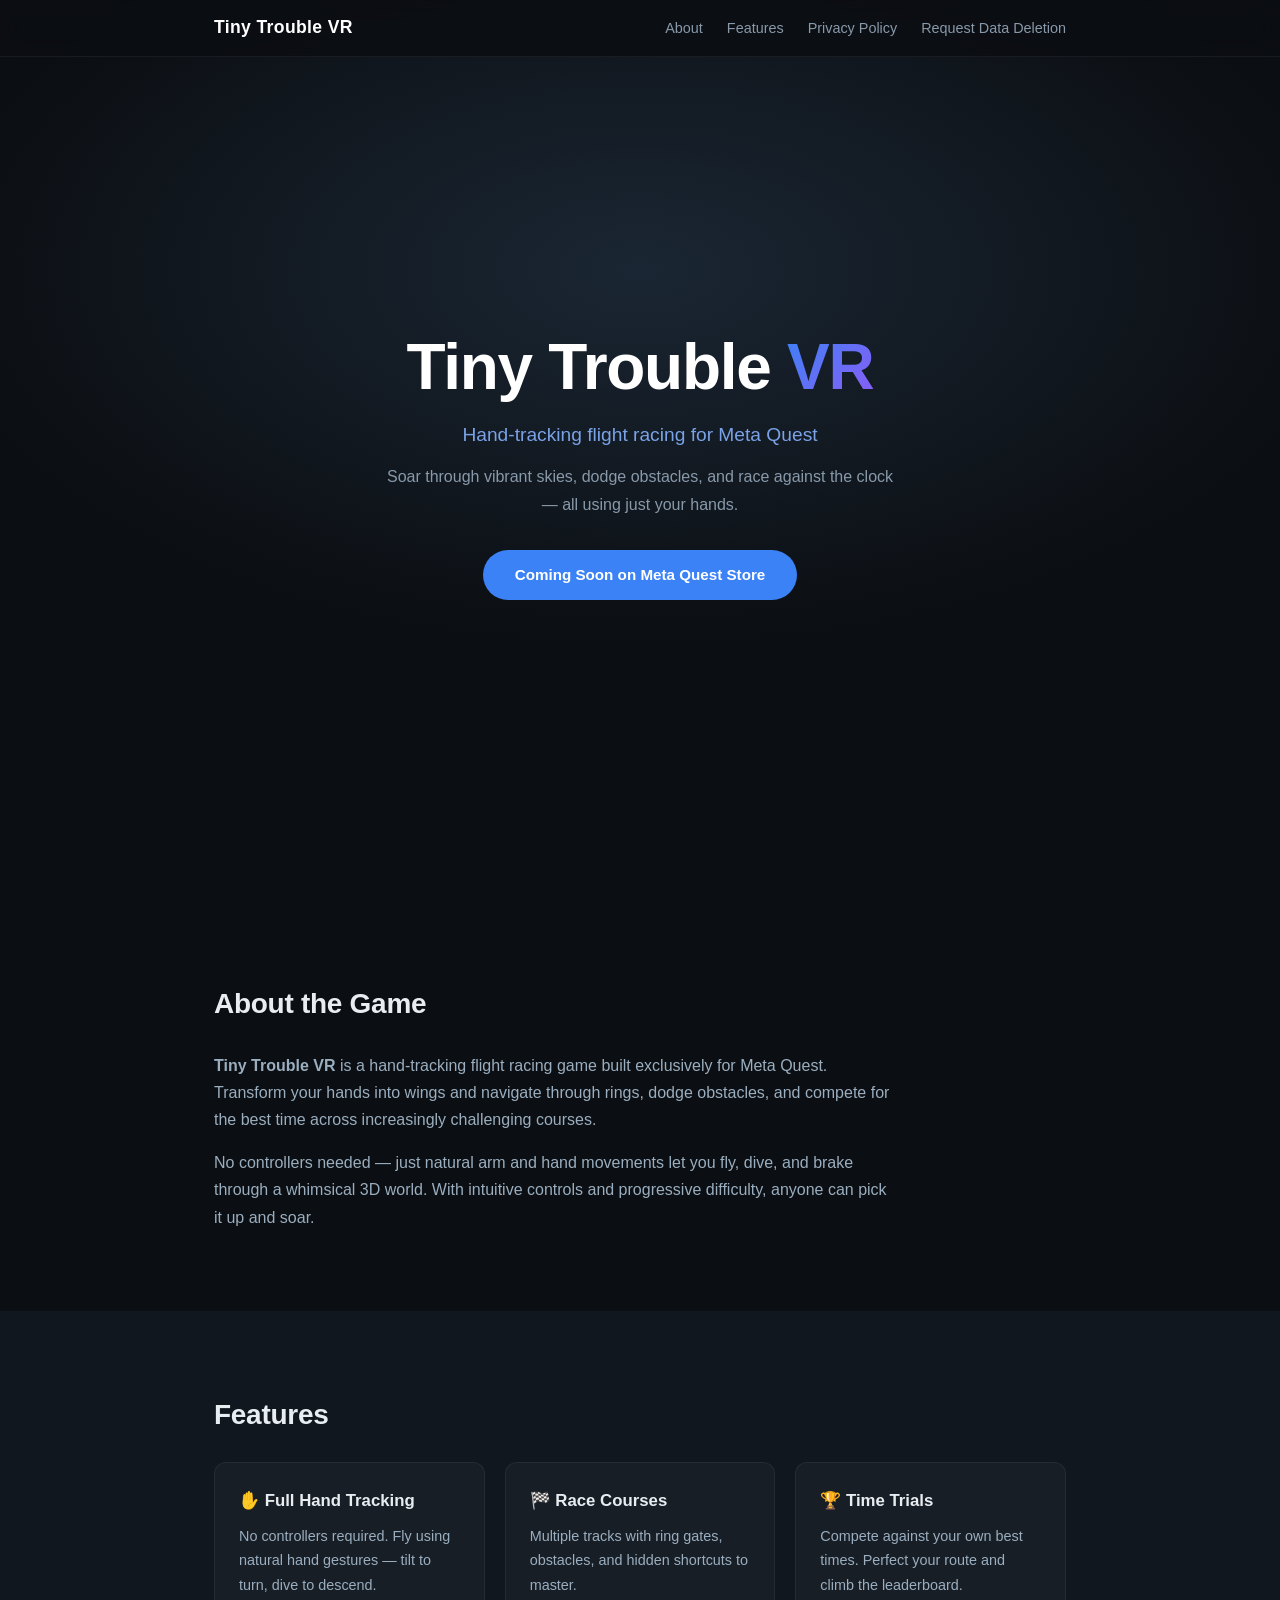
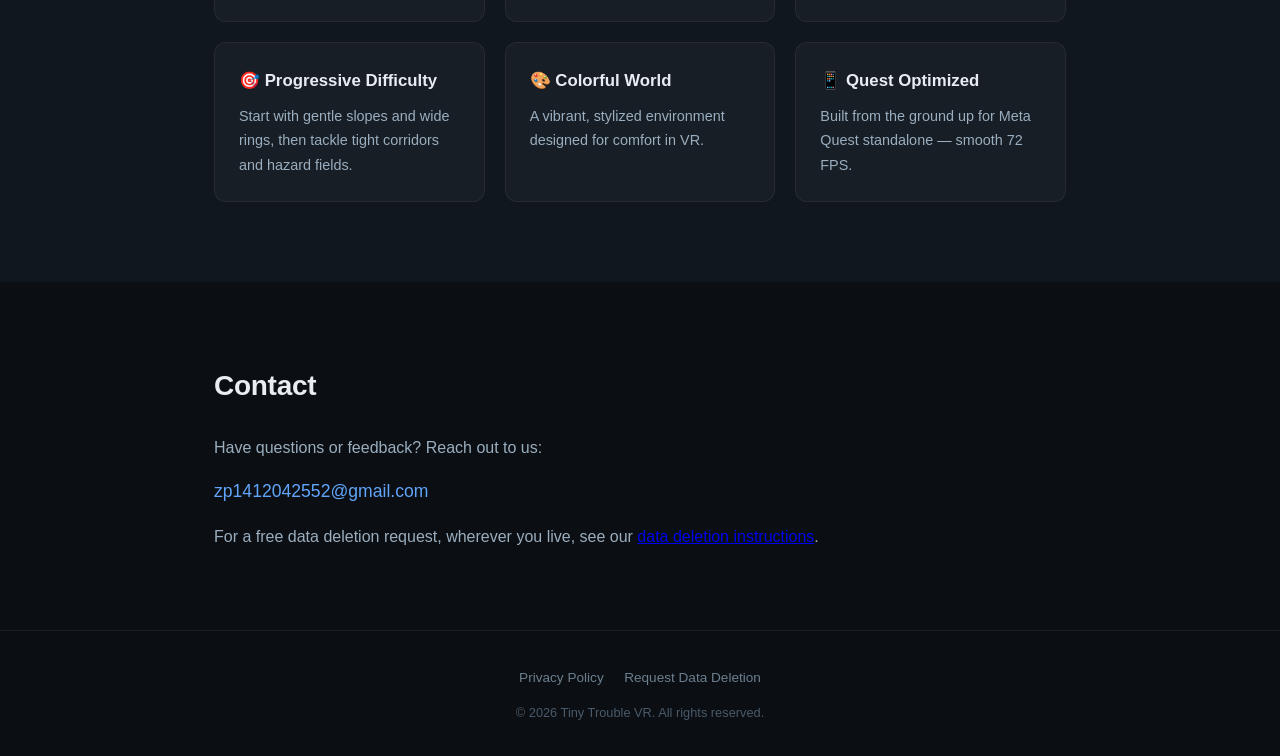
<file: index.html>
<!DOCTYPE html>
<html lang="en">
<head>
    <meta charset="UTF-8" />
    <meta name="viewport" content="width=device-width, initial-scale=1.0" />
    <title>Tiny Trouble VR — Hand-Tracking Flight Racing</title>
    <link rel="stylesheet" href="styles.css" />
</head>
<body>
    <nav class="navbar">
        <div class="container">
            <span class="logo">Tiny Trouble VR</span>
            <div class="nav-links">
                <a href="#about">About</a>
                <a href="#features">Features</a>
                <a href="privacy-policy.html">Privacy Policy</a>
                <a href="privacy-policy.html#data-deletion">Request Data Deletion</a>
            </div>
        </div>
    </nav>

    <header class="hero">
        <div class="container">
            <h1 class="hero-title">Tiny Trouble <span class="hero-title-accent">VR</span></h1>
            <p class="hero-subtitle">Hand-tracking flight racing for Meta Quest</p>
            <p class="hero-desc">
                Soar through vibrant skies, dodge obstacles, and race against the clock
                — all using just your hands.
            </p>
            <a href="#" class="btn btn-primary" onclick="return false;">Coming Soon on Meta Quest Store</a>
        </div>
    </header>

    <section id="about" class="section">
        <div class="container">
            <h2>About the Game</h2>
            <p>
                <strong>Tiny Trouble VR</strong> is a hand-tracking flight racing game
                built exclusively for Meta Quest. Transform your hands into wings and
                navigate through rings, dodge obstacles, and compete for the best time
                across increasingly challenging courses.
            </p>
            <p>
                No controllers needed — just natural arm and hand movements let you
                fly, dive, and brake through a whimsical 3D world. With intuitive
                controls and progressive difficulty, anyone can pick it up and soar.
            </p>
        </div>
    </section>

    <section id="features" class="section section-alt">
        <div class="container">
            <h2>Features</h2>
            <div class="features-grid">
                <div class="feature-card">
                    <h3>✋ Full Hand Tracking</h3>
                    <p>No controllers required. Fly using natural hand gestures — tilt to turn, dive to descend.</p>
                </div>
                <div class="feature-card">
                    <h3>🏁 Race Courses</h3>
                    <p>Multiple tracks with ring gates, obstacles, and hidden shortcuts to master.</p>
                </div>
                <div class="feature-card">
                    <h3>🏆 Time Trials</h3>
                    <p>Compete against your own best times. Perfect your route and climb the leaderboard.</p>
                </div>
                <div class="feature-card">
                    <h3>🎯 Progressive Difficulty</h3>
                    <p>Start with gentle slopes and wide rings, then tackle tight corridors and hazard fields.</p>
                </div>
                <div class="feature-card">
                    <h3>🎨 Colorful World</h3>
                    <p>A vibrant, stylized environment designed for comfort in VR.</p>
                </div>
                <div class="feature-card">
                    <h3>📱 Quest Optimized</h3>
                    <p>Built from the ground up for Meta Quest standalone — smooth 72 FPS.</p>
                </div>
            </div>
        </div>
    </section>

    <section id="contact" class="section">
        <div class="container">
            <h2>Contact</h2>
            <p>Have questions or feedback? Reach out to us:</p>
            <p><a href="mailto:zp1412042552@gmail.com" class="contact-link">zp1412042552@gmail.com</a></p>
            <p>For a free data deletion request, wherever you live, see our <a href="privacy-policy.html#data-deletion">data deletion instructions</a>.</p>
        </div>
    </section>

    <footer class="footer">
        <div class="container">
            <div class="footer-links">
                <a href="privacy-policy.html">Privacy Policy</a>
                <a href="privacy-policy.html#data-deletion">Request Data Deletion</a>
            </div>
            <p class="footer-copy">&copy; 2026 Tiny Trouble VR. All rights reserved.</p>
        </div>
    </footer>
</body>
</html>
</file>
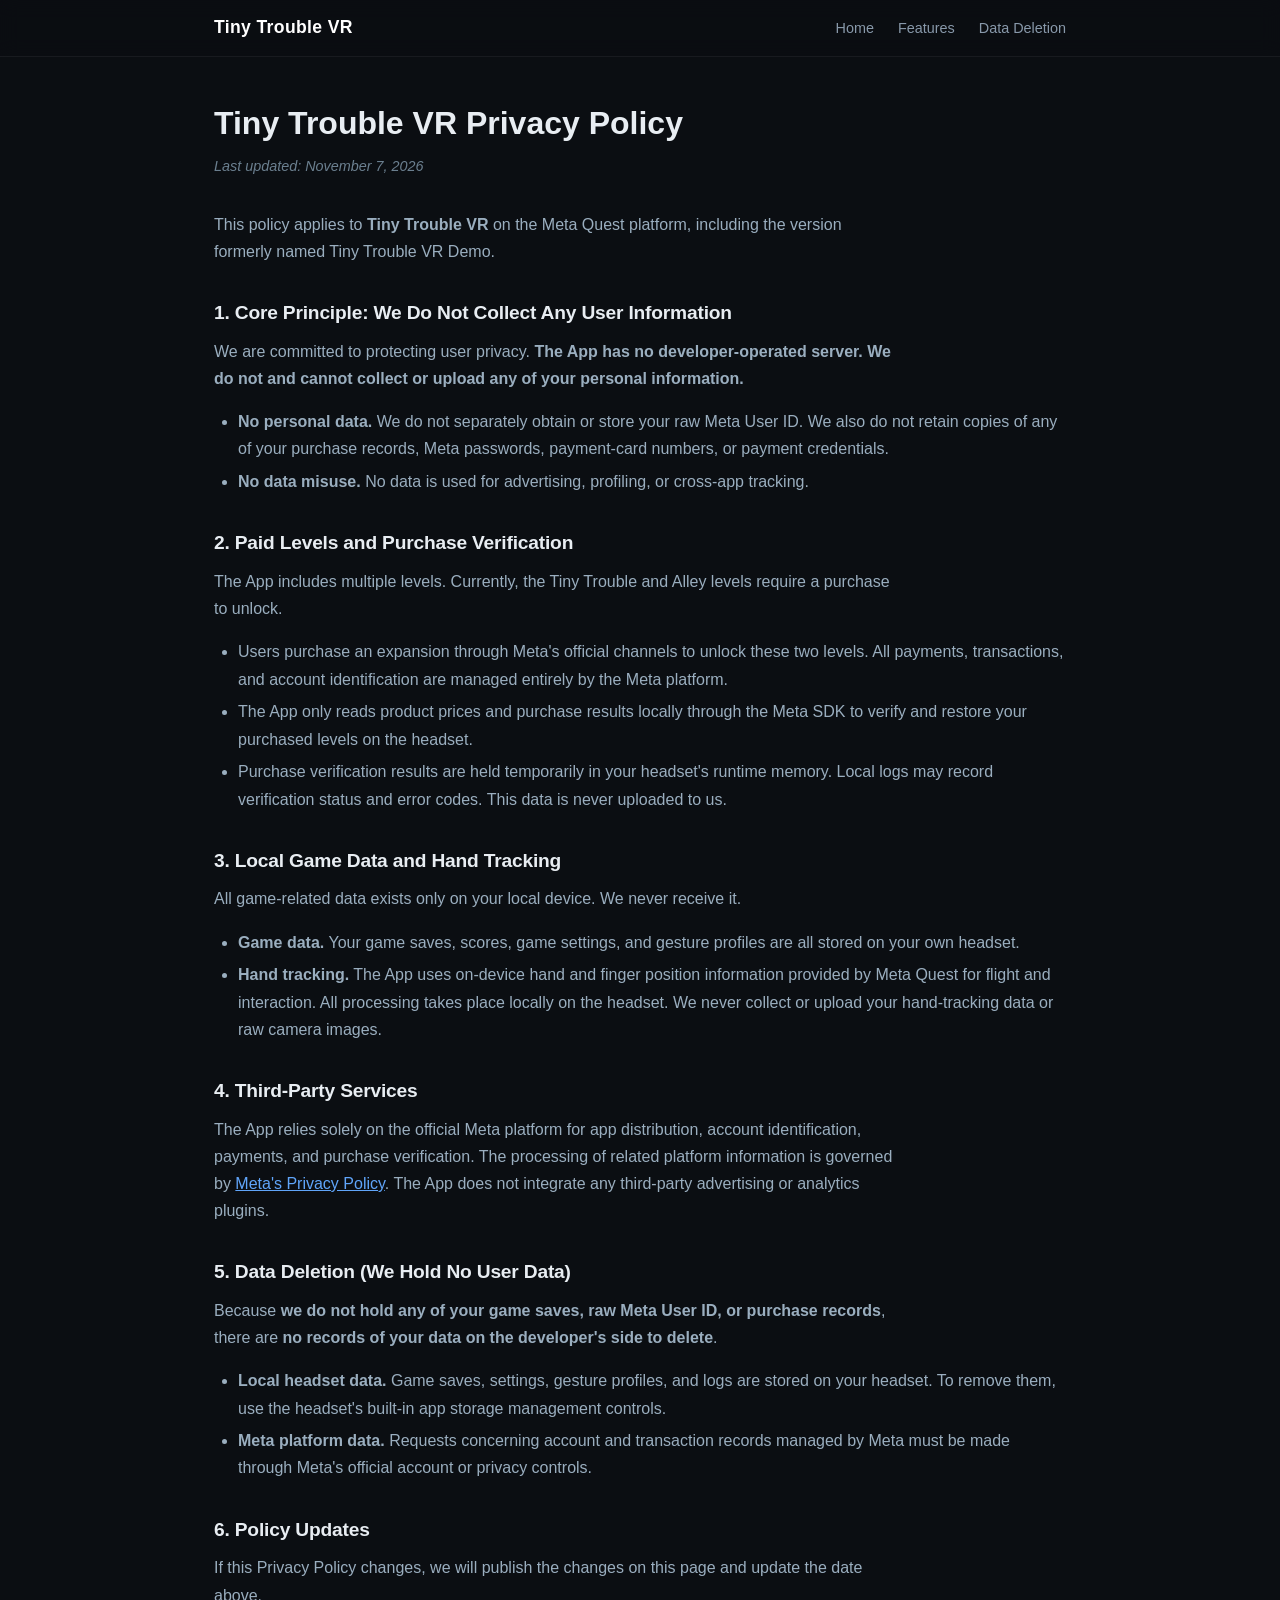
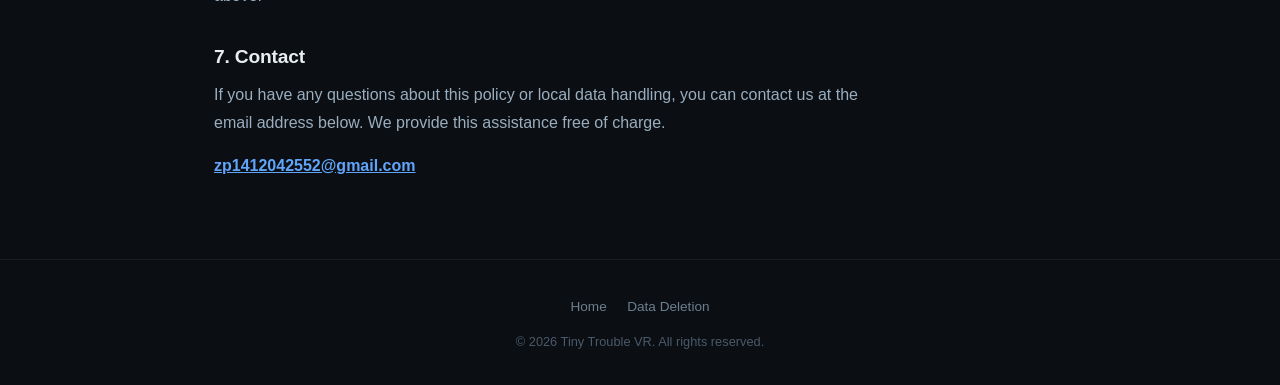
<file: privacy-policy.html>
<!DOCTYPE html>
<html lang="en">
<head>
    <meta charset="UTF-8" />
    <meta name="viewport" content="width=device-width, initial-scale=1.0" />
    <title>Privacy Policy — Tiny Trouble VR</title>
    <link rel="stylesheet" href="styles.css" />
</head>
<body>
    <nav class="navbar">
        <div class="container">
            <span class="logo">Tiny Trouble VR</span>
            <div class="nav-links">
                <a href="index.html">Home</a>
                <a href="index.html#features">Features</a>
                <a href="#data-deletion">Data Deletion</a>
            </div>
        </div>
    </nav>

    <section class="section" style="padding-top: 6rem;">
        <div class="container policy">
            <h1>Tiny Trouble VR Privacy Policy</h1>
            <p class="effective-date"><em>Last updated: November 7, 2026</em></p>

            <p>
                This policy applies to <strong>Tiny Trouble VR</strong> on the Meta Quest
                platform, including the version formerly named Tiny Trouble VR Demo.
            </p>

            <h2>1. Core Principle: We Do Not Collect Any User Information</h2>
            <p>
                We are committed to protecting user privacy.
                <strong>The App has no developer-operated server. We do not and cannot
                collect or upload any of your personal information.</strong>
            </p>
            <ul>
                <li><strong>No personal data.</strong> We do not separately obtain or store your raw Meta User ID. We also do not retain copies of any of your purchase records, Meta passwords, payment-card numbers, or payment credentials.</li>
                <li><strong>No data misuse.</strong> No data is used for advertising, profiling, or cross-app tracking.</li>
            </ul>

            <h2>2. Paid Levels and Purchase Verification</h2>
            <p>
                The App includes multiple levels. Currently, the Tiny Trouble and Alley
                levels require a purchase to unlock.
            </p>
            <ul>
                <li>Users purchase an expansion through Meta's official channels to unlock these two levels. All payments, transactions, and account identification are managed entirely by the Meta platform.</li>
                <li>The App only reads product prices and purchase results locally through the Meta SDK to verify and restore your purchased levels on the headset.</li>
                <li>Purchase verification results are held temporarily in your headset's runtime memory. Local logs may record verification status and error codes. This data is never uploaded to us.</li>
            </ul>

            <h2>3. Local Game Data and Hand Tracking</h2>
            <p>
                All game-related data exists only on your local device. We never receive it.
            </p>
            <ul>
                <li><strong>Game data.</strong> Your game saves, scores, game settings, and gesture profiles are all stored on your own headset.</li>
                <li><strong>Hand tracking.</strong> The App uses on-device hand and finger position information provided by Meta Quest for flight and interaction. All processing takes place locally on the headset. We never collect or upload your hand-tracking data or raw camera images.</li>
            </ul>

            <h2>4. Third-Party Services</h2>
            <p>
                The App relies solely on the official Meta platform for app distribution,
                account identification, payments, and purchase verification. The processing
                of related platform information is governed by
                <a href="https://www.meta.com/legal/quest/privacy-policy/" target="_blank" rel="noopener">Meta's Privacy Policy</a>.
                The App does not integrate any third-party advertising or analytics plugins.
            </p>

            <h2 id="data-deletion">5. Data Deletion (We Hold No User Data)</h2>
            <p>
                Because <strong>we do not hold any of your game saves, raw Meta User ID,
                or purchase records</strong>, there are <strong>no records of your data
                on the developer's side to delete</strong>.
            </p>
            <ul>
                <li><strong>Local headset data.</strong> Game saves, settings, gesture profiles, and logs are stored on your headset. To remove them, use the headset's built-in app storage management controls.</li>
                <li><strong>Meta platform data.</strong> Requests concerning account and transaction records managed by Meta must be made through Meta's official account or privacy controls.</li>
            </ul>

            <h2>6. Policy Updates</h2>
            <p>
                If this Privacy Policy changes, we will publish the changes on this page
                and update the date above.
            </p>

            <h2>7. Contact</h2>
            <p>
                If you have any questions about this policy or local data handling, you
                can contact us at the email address below. We provide this assistance
                free of charge.
            </p>
            <p>
                <strong><a href="mailto:zp1412042552@gmail.com">zp1412042552@gmail.com</a></strong>
            </p>
        </div>
    </section>

    <footer class="footer">
        <div class="container">
            <div class="footer-links">
                <a href="index.html">Home</a>
                <a href="#data-deletion">Data Deletion</a>
            </div>
            <p class="footer-copy">&copy; 2026 Tiny Trouble VR. All rights reserved.</p>
        </div>
    </footer>
</body>
</html>
</file>
<file: styles.css>
/* === Reset & Base === */
*, *::before, *::after { box-sizing: border-box; margin: 0; padding: 0; }
html { scroll-behavior: smooth; }
body {
    font-family: -apple-system, BlinkMacSystemFont, "Segoe UI", Roboto, Helvetica, Arial, sans-serif;
    color: #e8edf2;
    background: #0b0e12;
    line-height: 1.7;
    -webkit-font-smoothing: antialiased;
}

/* === Container === */
.container {
    max-width: 900px;
    margin: 0 auto;
    padding: 0 1.5rem;
}

/* === Navbar === */
.navbar {
    position: fixed;
    top: 0; left: 0; right: 0;
    background: rgba(11,14,18,.85);
    backdrop-filter: blur(10px);
    border-bottom: 1px solid rgba(255,255,255,.06);
    z-index: 100;
}
.navbar .container {
    display: flex;
    align-items: center;
    justify-content: space-between;
    height: 56px;
}
.logo {
    font-weight: 700;
    font-size: 1.1rem;
    letter-spacing: .02em;
    color: #fff;
}
.nav-links { display: flex; gap: 1.5rem; }
.nav-links a {
    color: #8899aa;
    text-decoration: none;
    font-size: .9rem;
    transition: color .2s;
}
.nav-links a:hover { color: #fff; }

/* === Hero === */
.hero {
    min-height: 100vh;
    display: flex;
    align-items: center;
    justify-content: center;
    text-align: center;
    padding: 6rem 0 4rem;
    background: radial-gradient(ellipse 80% 60% at 50% 30%, #1a2633 0%, #0b0e12 70%);
}
.hero-title {
    font-size: 4rem;
    font-weight: 900;
    letter-spacing: -.02em;
    margin-bottom: 1rem;
    line-height: 1.1;
    color: #fff;
}
.hero-title-accent {
    background: linear-gradient(135deg, #3b82f6, #8b5cf6);
    -webkit-background-clip: text;
    -webkit-text-fill-color: transparent;
    background-clip: text;
}
@media (max-width: 600px) {
    .hero-title { font-size: 2.5rem; }
}
.hero-subtitle {
    font-size: 1.2rem;
    color: #7aa2e7;
    font-weight: 500;
    margin-bottom: .75rem;
}
.hero-desc {
    font-size: 1rem;
    color: #8899aa;
    max-width: 520px;
    margin: 0 auto 2rem;
}

/* === Buttons === */
.btn {
    display: inline-block;
    padding: .75rem 2rem;
    border-radius: 40px;
    text-decoration: none;
    font-weight: 600;
    font-size: .95rem;
    transition: background .2s, transform .1s;
    cursor: default;
}
.btn-primary {
    background: #3b82f6;
    color: #fff;
}
.btn-primary:hover { background: #2563eb; }

/* === Sections === */
.section { padding: 5rem 0; }
.section-alt { background: #11171f; }
.section h2 {
    font-size: 1.75rem;
    font-weight: 700;
    margin-bottom: 1.5rem;
    letter-spacing: -.01em;
}
.section p { color: #9aaebf; margin-bottom: 1rem; max-width: 680px; }
.section .container > p:last-of-type { margin-bottom: 0; }

/* === Features === */
.features-grid {
    display: grid;
    grid-template-columns: repeat(auto-fit, minmax(240px, 1fr));
    gap: 1.25rem;
    margin-top: 1rem;
}
.feature-card {
    background: rgba(255,255,255,.03);
    border: 1px solid rgba(255,255,255,.06);
    border-radius: 12px;
    padding: 1.5rem;
    transition: border-color .2s;
}
.feature-card:hover { border-color: rgba(255,255,255,.12); }
.feature-card h3 {
    font-size: 1.05rem;
    font-weight: 600;
    margin-bottom: .5rem;
    color: #e8edf2;
}
.feature-card p {
    font-size: .9rem;
    margin-bottom: 0;
}

/* === Privacy Policy page === */
.policy h1 { font-size: 2rem; margin-bottom: .25rem; }
.policy .effective-date { color: #6b7f8f; font-size: .9rem; margin-bottom: 2rem; }
.policy h2 { font-size: 1.2rem; margin-top: 2rem; margin-bottom: .5rem; color: #e8edf2; }
.policy p { margin-bottom: 1rem; }
.policy ul { margin: 0 0 1rem 1.5rem; color: #9aaebf; }
.policy ul li { margin-bottom: .35rem; }
.policy a { color: #60a5fa; }

/* === Contact === */
.contact-link {
    color: #60a5fa;
    text-decoration: none;
    font-size: 1.1rem;
}
.contact-link:hover { text-decoration: underline; }

/* === Footer === */
.footer {
    border-top: 1px solid rgba(255,255,255,.06);
    padding: 2rem 0;
    text-align: center;
}
.footer-links { margin-bottom: .75rem; }
.footer-links a {
    color: #6b7f8f;
    text-decoration: none;
    font-size: .85rem;
    margin: 0 .5rem;
}
.footer-links a:hover { color: #fff; }
.footer-copy { color: #4a5a6a; font-size: .8rem; }

/* === Responsive === */
@media (max-width: 600px) {
    .hero { padding: 5rem 0 3rem; }
    .hero-subtitle { font-size: 1rem; }
    .features-grid { grid-template-columns: 1fr; }
    .nav-links { gap: .75rem; }
    .nav-links a { font-size: .8rem; }
}
</file>
